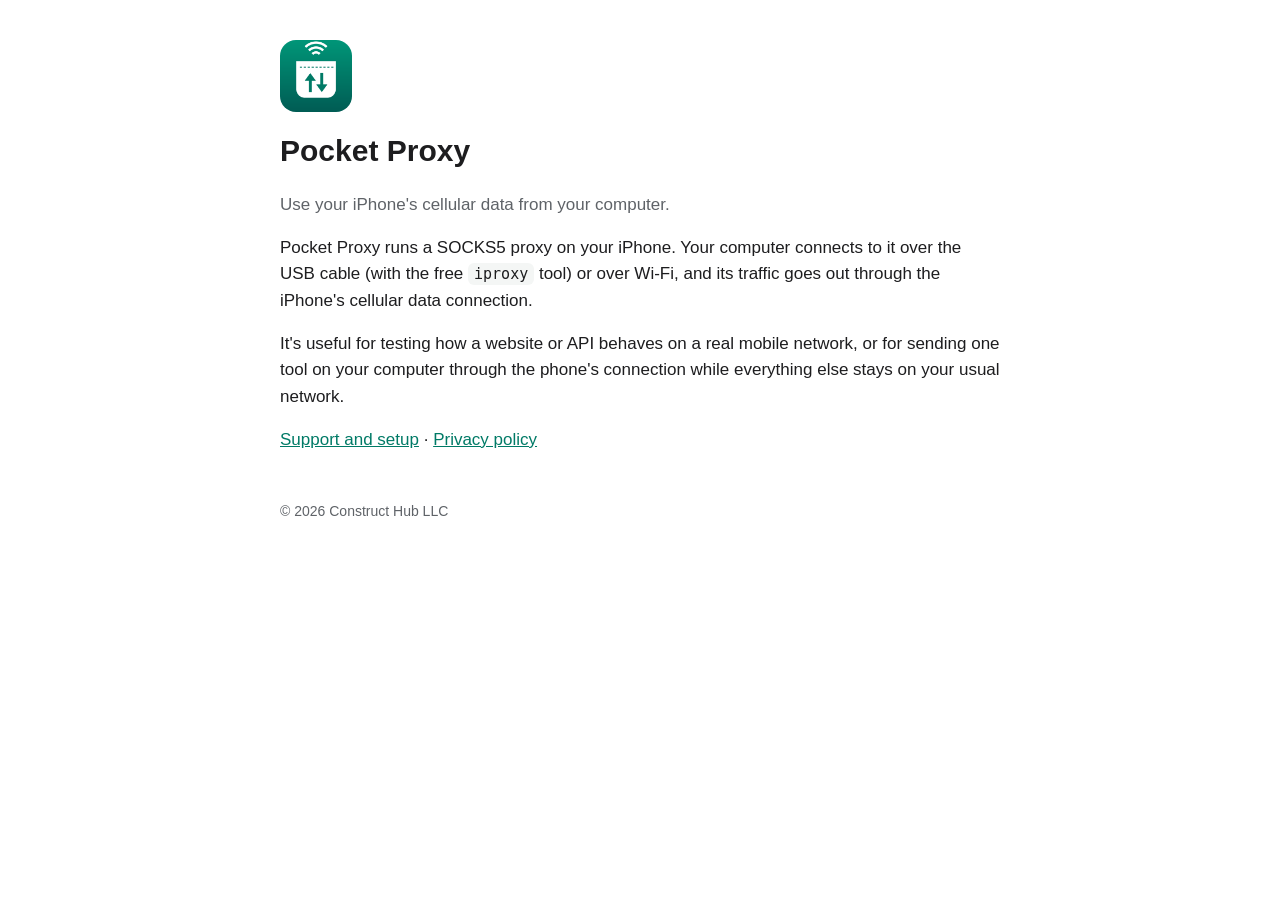
<file: index.html>
<!doctype html><html lang="en"><head><meta charset="utf-8"><meta name="viewport" content="width=device-width,initial-scale=1">
<title>Pocket Proxy</title><link rel="stylesheet" href="style.css"></head><body><main>
<header><img src="icon.png" alt=""><h1>Pocket Proxy</h1><p class="muted">Use your iPhone's cellular data from your computer.</p></header>
<p>Pocket Proxy runs a SOCKS5 proxy on your iPhone. Your computer connects to it over the USB cable (with the free <code>iproxy</code> tool) or over Wi-Fi, and its traffic goes out through the iPhone's cellular data connection.</p>
<p>It's useful for testing how a website or API behaves on a real mobile network, or for sending one tool on your computer through the phone's connection while everything else stays on your usual network.</p>
<p><a href="support.html">Support and setup</a> · <a href="privacy.html">Privacy policy</a></p>
<footer>© 2026 Construct Hub LLC</footer></main></body></html>
</file>
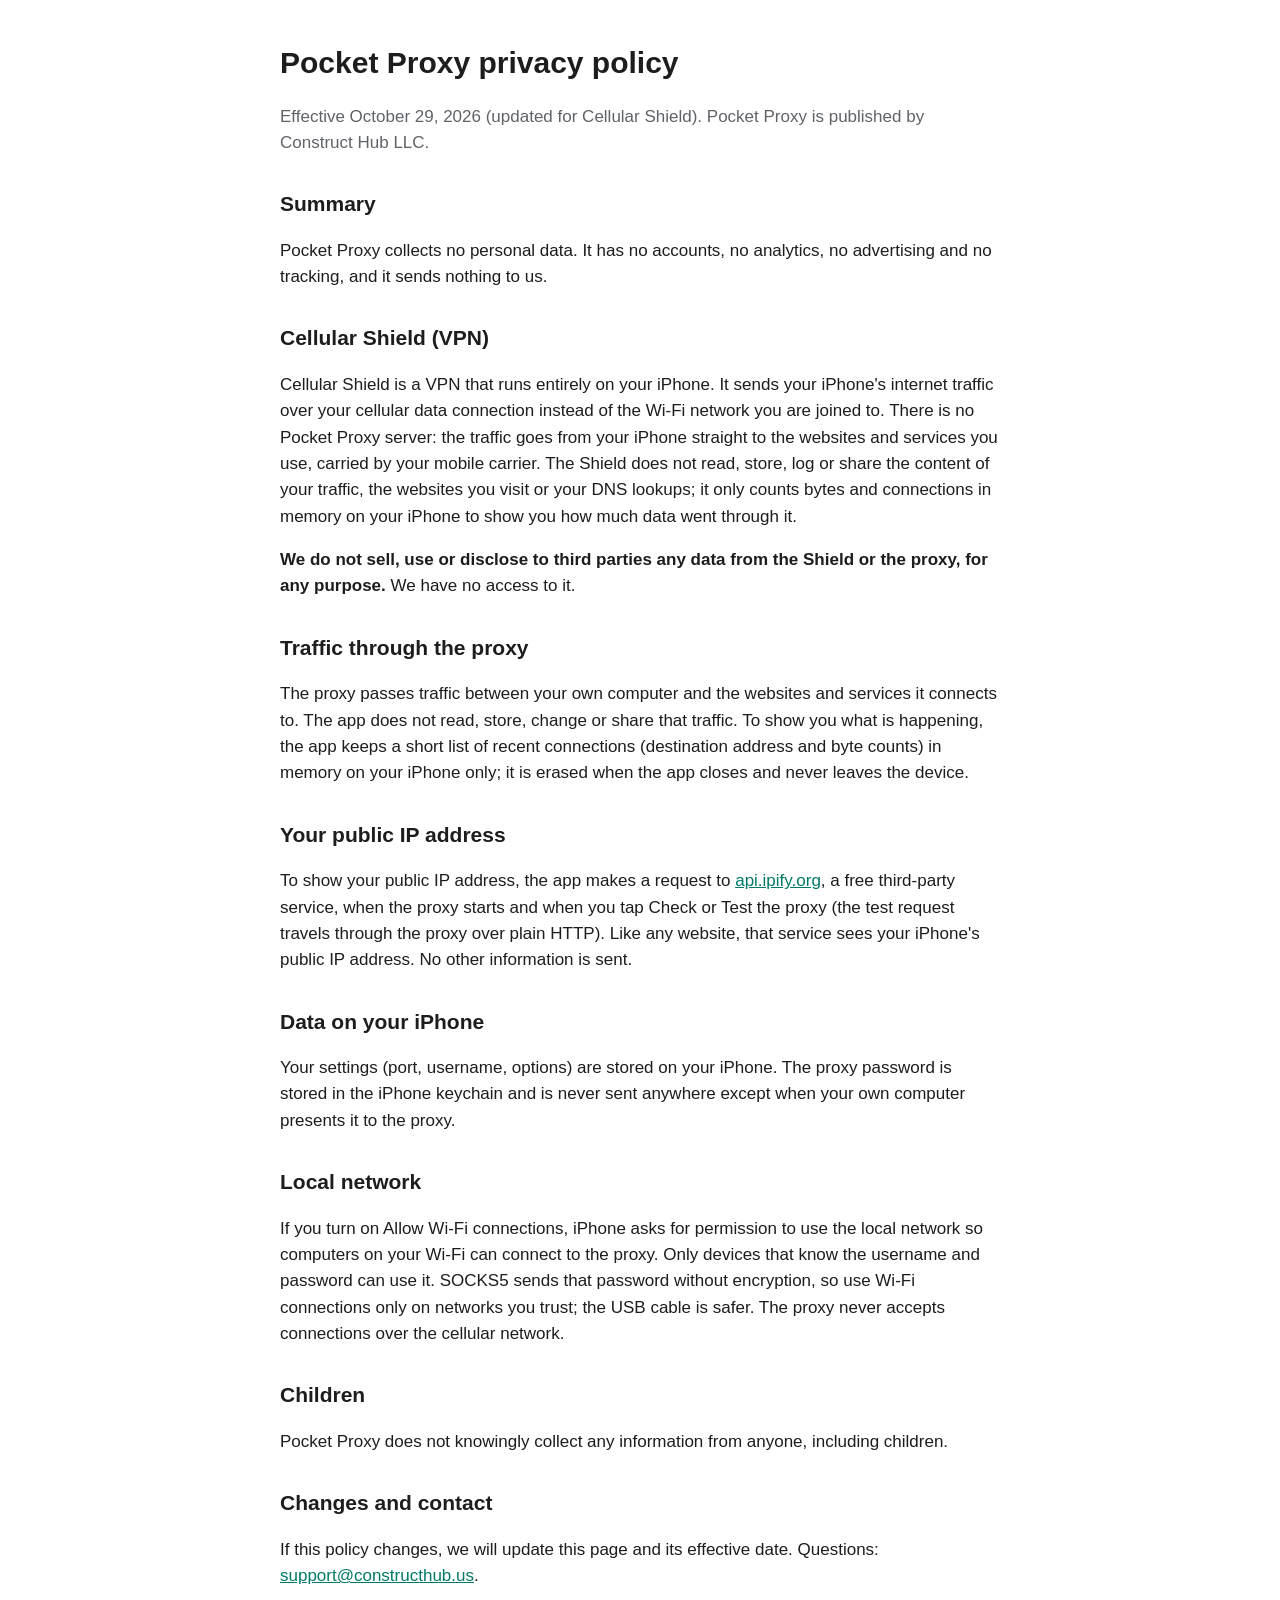
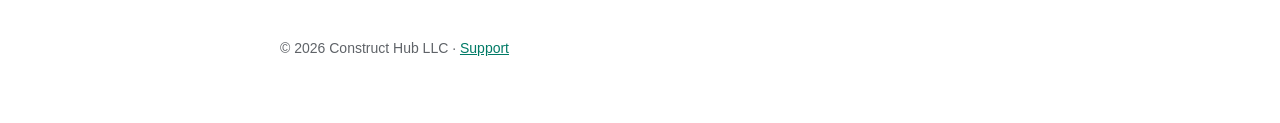
<file: privacy.html>
<!doctype html><html lang="en"><head><meta charset="utf-8"><meta name="viewport" content="width=device-width,initial-scale=1">
<title>Pocket Proxy Privacy</title><link rel="stylesheet" href="style.css"></head><body><main>
<h1>Pocket Proxy privacy policy</h1>
<p class="muted">Effective October 29, 2026 (updated for Cellular Shield). Pocket Proxy is published by Construct Hub LLC.</p>

<h2>Summary</h2>
<p>Pocket Proxy collects no personal data. It has no accounts, no analytics, no advertising and no tracking, and it sends nothing to us.</p>

<h2>Cellular Shield (VPN)</h2>
<p>Cellular Shield is a VPN that runs entirely on your iPhone. It sends your iPhone's internet traffic over your cellular data connection instead of the Wi-Fi network you are joined to. There is no Pocket Proxy server: the traffic goes from your iPhone straight to the websites and services you use, carried by your mobile carrier. The Shield does not read, store, log or share the content of your traffic, the websites you visit or your DNS lookups; it only counts bytes and connections in memory on your iPhone to show you how much data went through it.</p>
<p><b>We do not sell, use or disclose to third parties any data from the Shield or the proxy, for any purpose.</b> We have no access to it.</p>

<h2>Traffic through the proxy</h2>
<p>The proxy passes traffic between your own computer and the websites and services it connects to. The app does not read, store, change or share that traffic. To show you what is happening, the app keeps a short list of recent connections (destination address and byte counts) in memory on your iPhone only; it is erased when the app closes and never leaves the device.</p>

<h2>Your public IP address</h2>
<p>To show your public IP address, the app makes a request to <a href="https://www.ipify.org">api.ipify.org</a>, a free third-party service, when the proxy starts and when you tap Check or Test the proxy (the test request travels through the proxy over plain HTTP). Like any website, that service sees your iPhone's public IP address. No other information is sent.</p>

<h2>Data on your iPhone</h2>
<p>Your settings (port, username, options) are stored on your iPhone. The proxy password is stored in the iPhone keychain and is never sent anywhere except when your own computer presents it to the proxy.</p>

<h2>Local network</h2>
<p>If you turn on Allow Wi-Fi connections, iPhone asks for permission to use the local network so computers on your Wi-Fi can connect to the proxy. Only devices that know the username and password can use it. SOCKS5 sends that password without encryption, so use Wi-Fi connections only on networks you trust; the USB cable is safer. The proxy never accepts connections over the cellular network.</p>

<h2>Children</h2>
<p>Pocket Proxy does not knowingly collect any information from anyone, including children.</p>

<h2>Changes and contact</h2>
<p>If this policy changes, we will update this page and its effective date. Questions: <a href="mailto:support@constructhub.us?subject=Pocket%20Proxy%20privacy">support@constructhub.us</a>.</p>
<footer>© 2026 Construct Hub LLC · <a href="support.html">Support</a></footer></main></body></html>
</file>
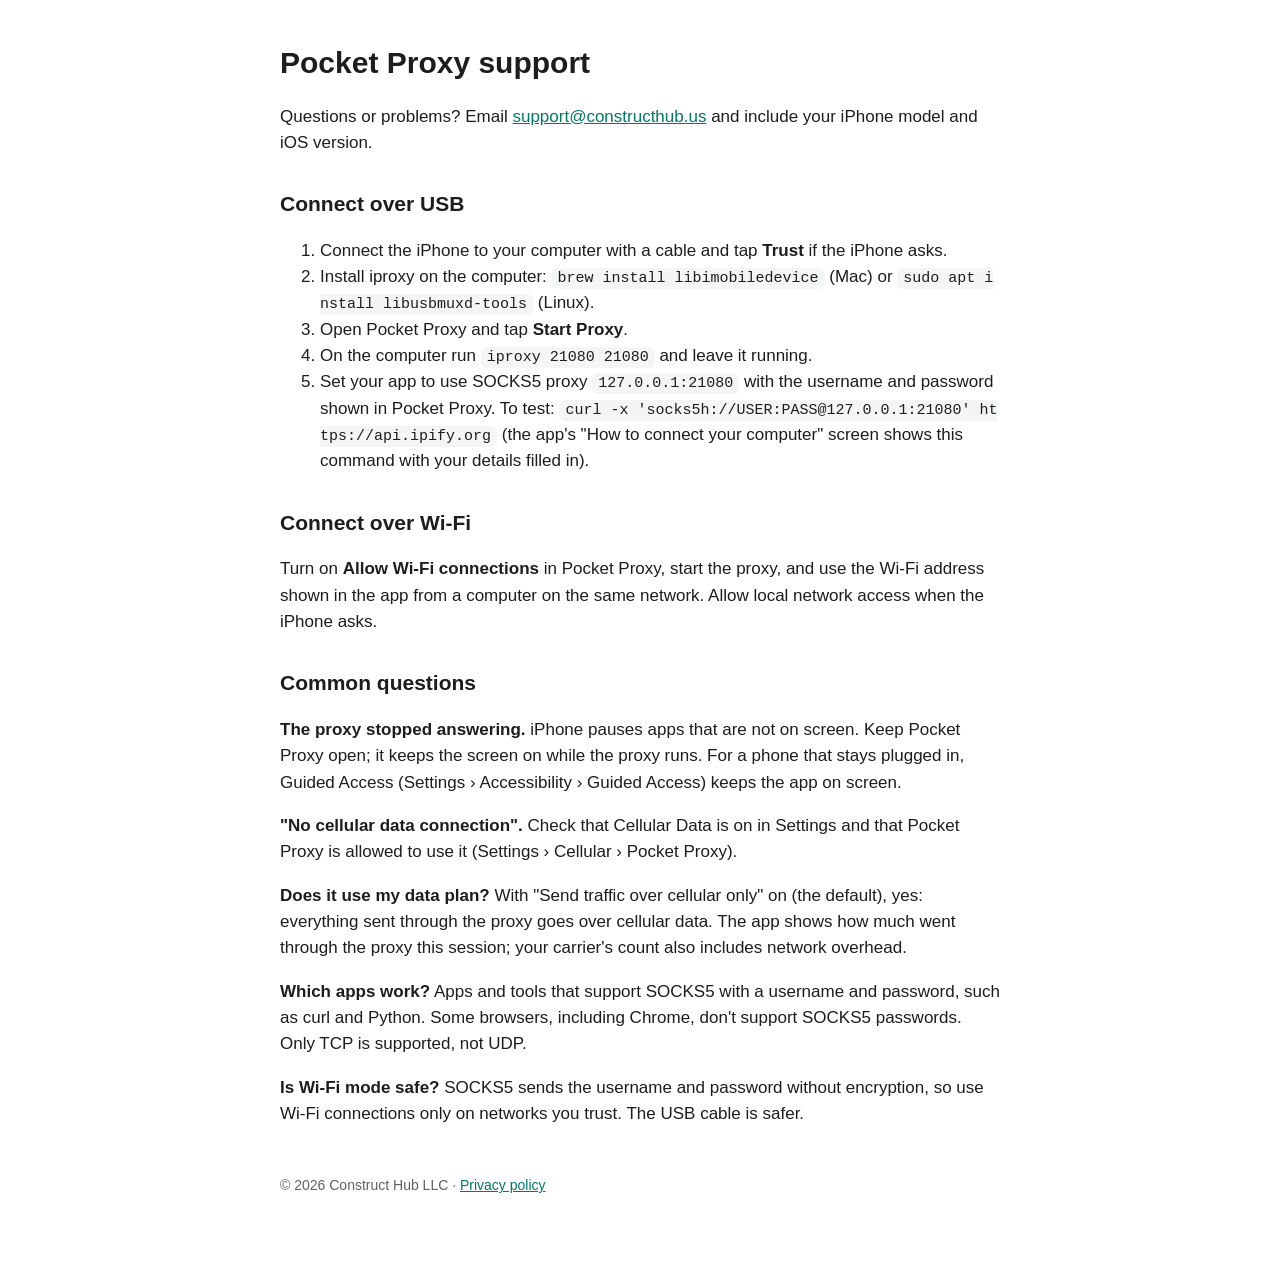
<file: support.html>
<!doctype html><html lang="en"><head><meta charset="utf-8"><meta name="viewport" content="width=device-width,initial-scale=1">
<title>Pocket Proxy Support</title><link rel="stylesheet" href="style.css"></head><body><main>
<h1>Pocket Proxy support</h1>
<p>Questions or problems? Email <a href="mailto:support@constructhub.us?subject=Pocket%20Proxy">support@constructhub.us</a> and include your iPhone model and iOS version.</p>

<h2>Connect over USB</h2>
<ol>
<li>Connect the iPhone to your computer with a cable and tap <b>Trust</b> if the iPhone asks.</li>
<li>Install iproxy on the computer: <code>brew install libimobiledevice</code> (Mac) or <code>sudo apt install libusbmuxd-tools</code> (Linux).</li>
<li>Open Pocket Proxy and tap <b>Start Proxy</b>.</li>
<li>On the computer run <code>iproxy 21080 21080</code> and leave it running.</li>
<li>Set your app to use SOCKS5 proxy <code>127.0.0.1:21080</code> with the username and password shown in Pocket Proxy. To test: <code>curl -x 'socks5h://USER:PASS@127.0.0.1:21080' https://api.ipify.org</code> (the app's "How to connect your computer" screen shows this command with your details filled in).</li>
</ol>

<h2>Connect over Wi-Fi</h2>
<p>Turn on <b>Allow Wi-Fi connections</b> in Pocket Proxy, start the proxy, and use the Wi-Fi address shown in the app from a computer on the same network. Allow local network access when the iPhone asks.</p>

<h2>Common questions</h2>
<p><b>The proxy stopped answering.</b> iPhone pauses apps that are not on screen. Keep Pocket Proxy open; it keeps the screen on while the proxy runs. For a phone that stays plugged in, Guided Access (Settings › Accessibility › Guided Access) keeps the app on screen.</p>
<p><b>"No cellular data connection".</b> Check that Cellular Data is on in Settings and that Pocket Proxy is allowed to use it (Settings › Cellular › Pocket Proxy).</p>
<p><b>Does it use my data plan?</b> With "Send traffic over cellular only" on (the default), yes: everything sent through the proxy goes over cellular data. The app shows how much went through the proxy this session; your carrier's count also includes network overhead.</p>
<p><b>Which apps work?</b> Apps and tools that support SOCKS5 with a username and password, such as curl and Python. Some browsers, including Chrome, don't support SOCKS5 passwords. Only TCP is supported, not UDP.</p>
<p><b>Is Wi-Fi mode safe?</b> SOCKS5 sends the username and password without encryption, so use Wi-Fi connections only on networks you trust. The USB cable is safer.</p>
<footer>© 2026 Construct Hub LLC · <a href="privacy.html">Privacy policy</a></footer></main></body></html>
</file>
<file: style.css>
:root { color-scheme: light dark; --fg:#1d1d1f; --muted:#5f6368; --bg:#ffffff; --accent:#007a66; --card:#f4f6f5; }
@media (prefers-color-scheme: dark) { :root { --fg:#f2f2f2; --muted:#a8adb2; --bg:#111413; --accent:#3fc6aa; --card:#1b201e; } }
body { margin:0; background:var(--bg); color:var(--fg); font:17px/1.55 -apple-system, BlinkMacSystemFont, "Segoe UI", sans-serif; }
main { max-width:720px; margin:0 auto; padding:40px 16px 64px; }
h1 { font-size:30px; margin:0 0 6px; } h2 { font-size:21px; margin:32px 0 8px; }
.muted { color:var(--muted); } a { color:var(--accent); }
code { background:var(--card); padding:2px 6px; border-radius:6px; font-size:15px; word-break:break-all; }
header img { width:72px; height:72px; border-radius:16px; display:block; margin-bottom:16px; }
footer { margin-top:48px; color:var(--muted); font-size:14px; }
</file>
